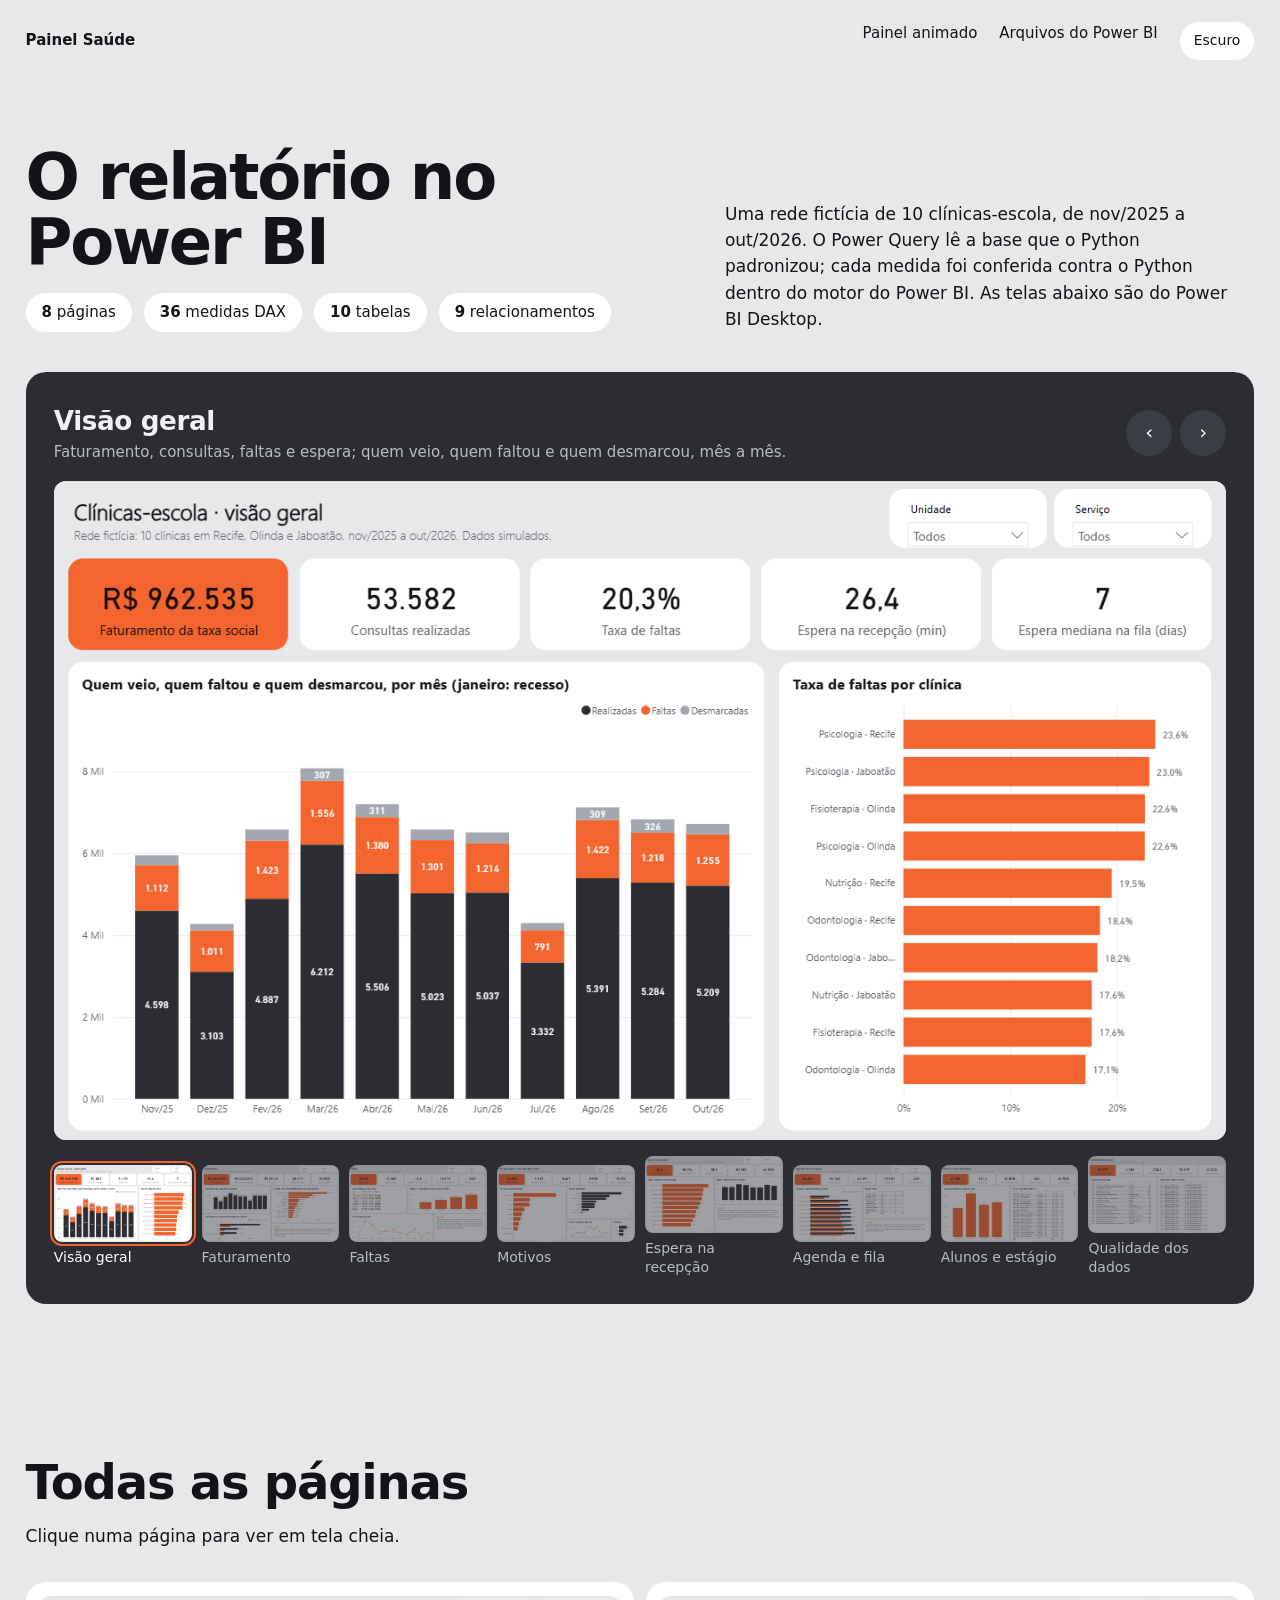
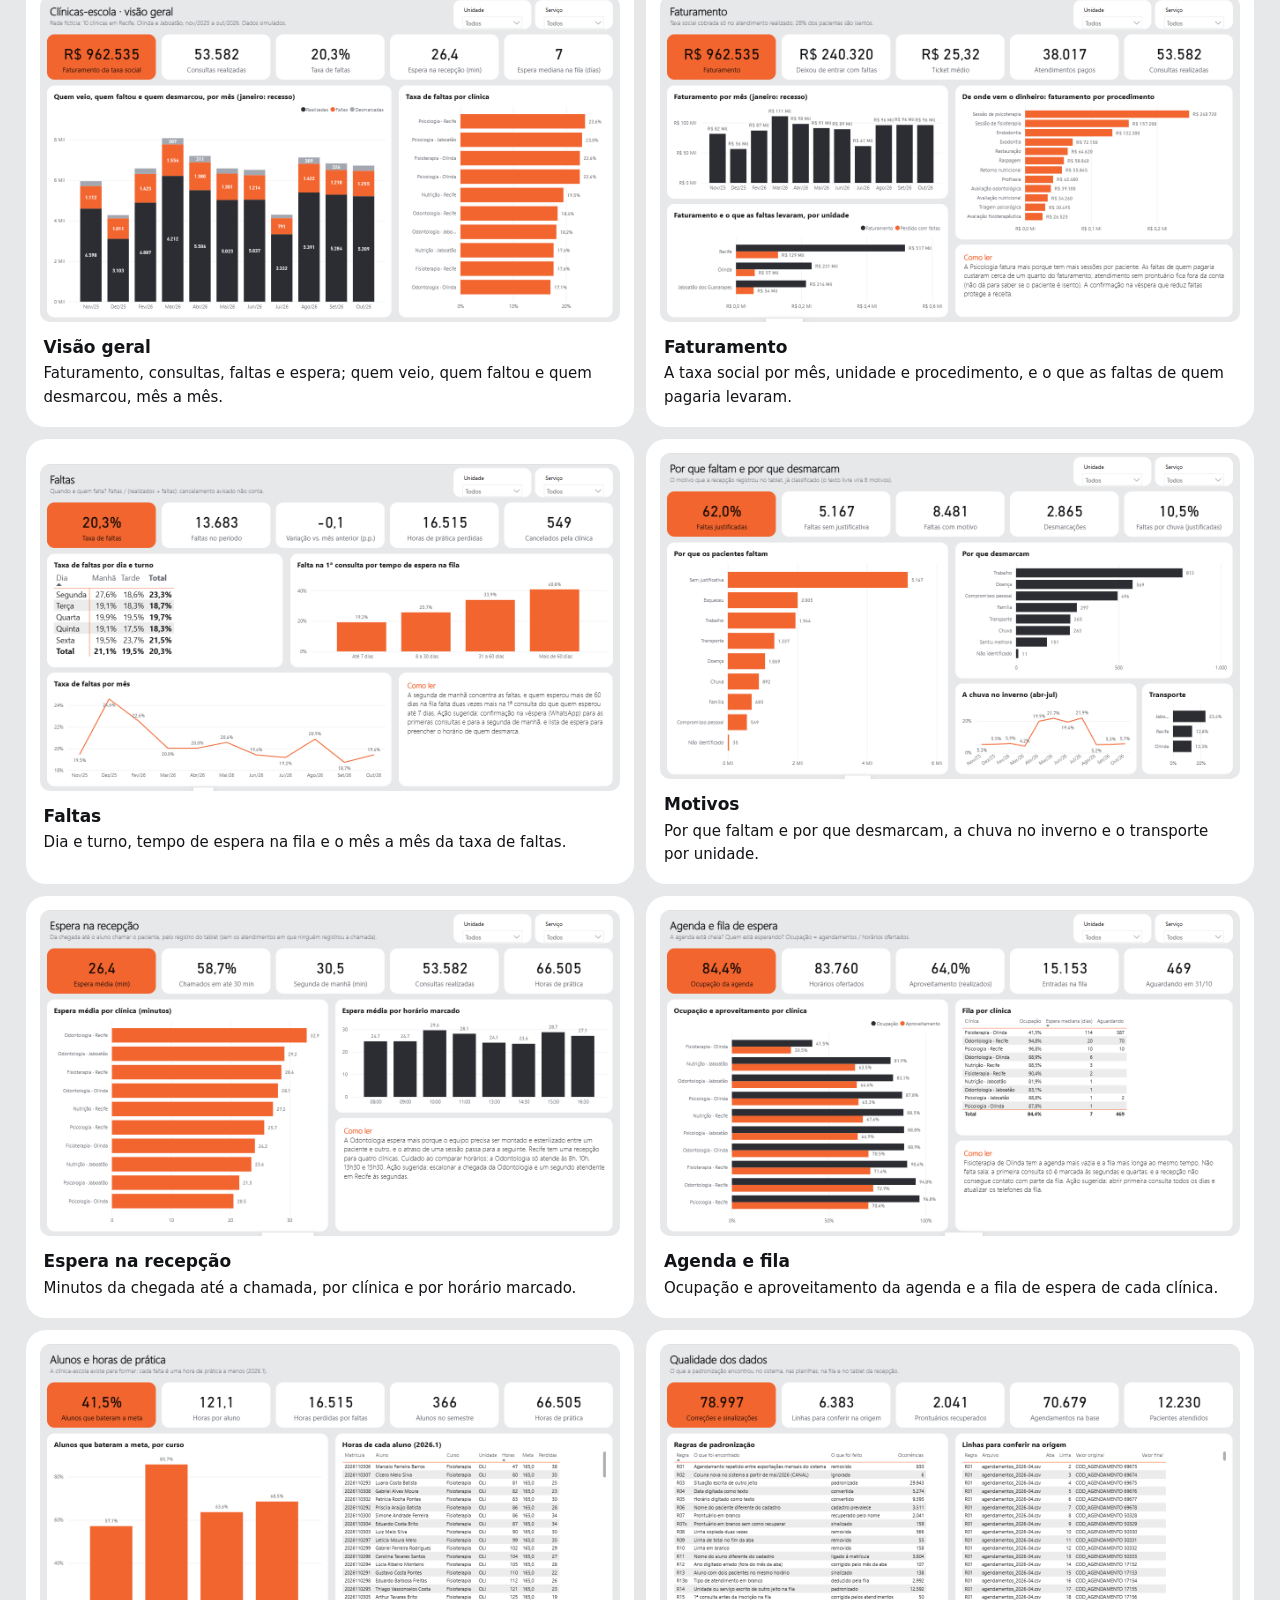
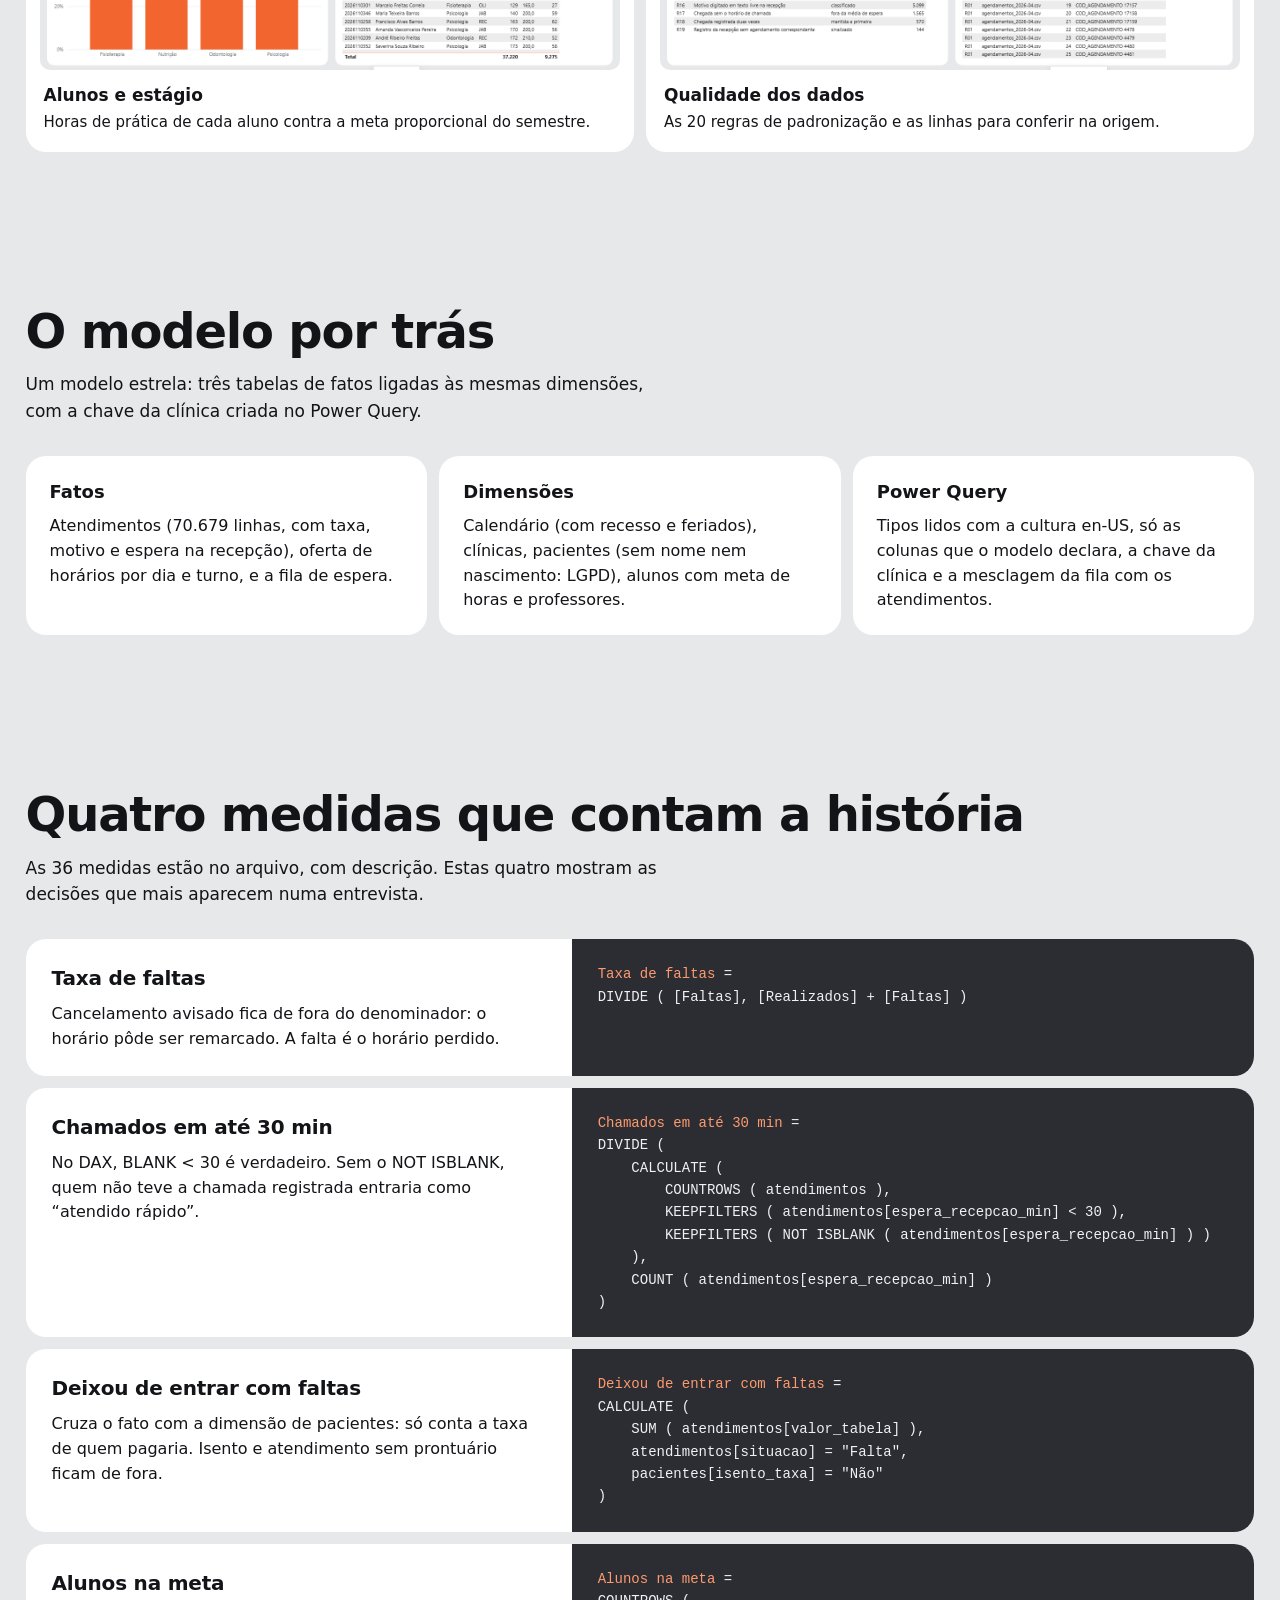
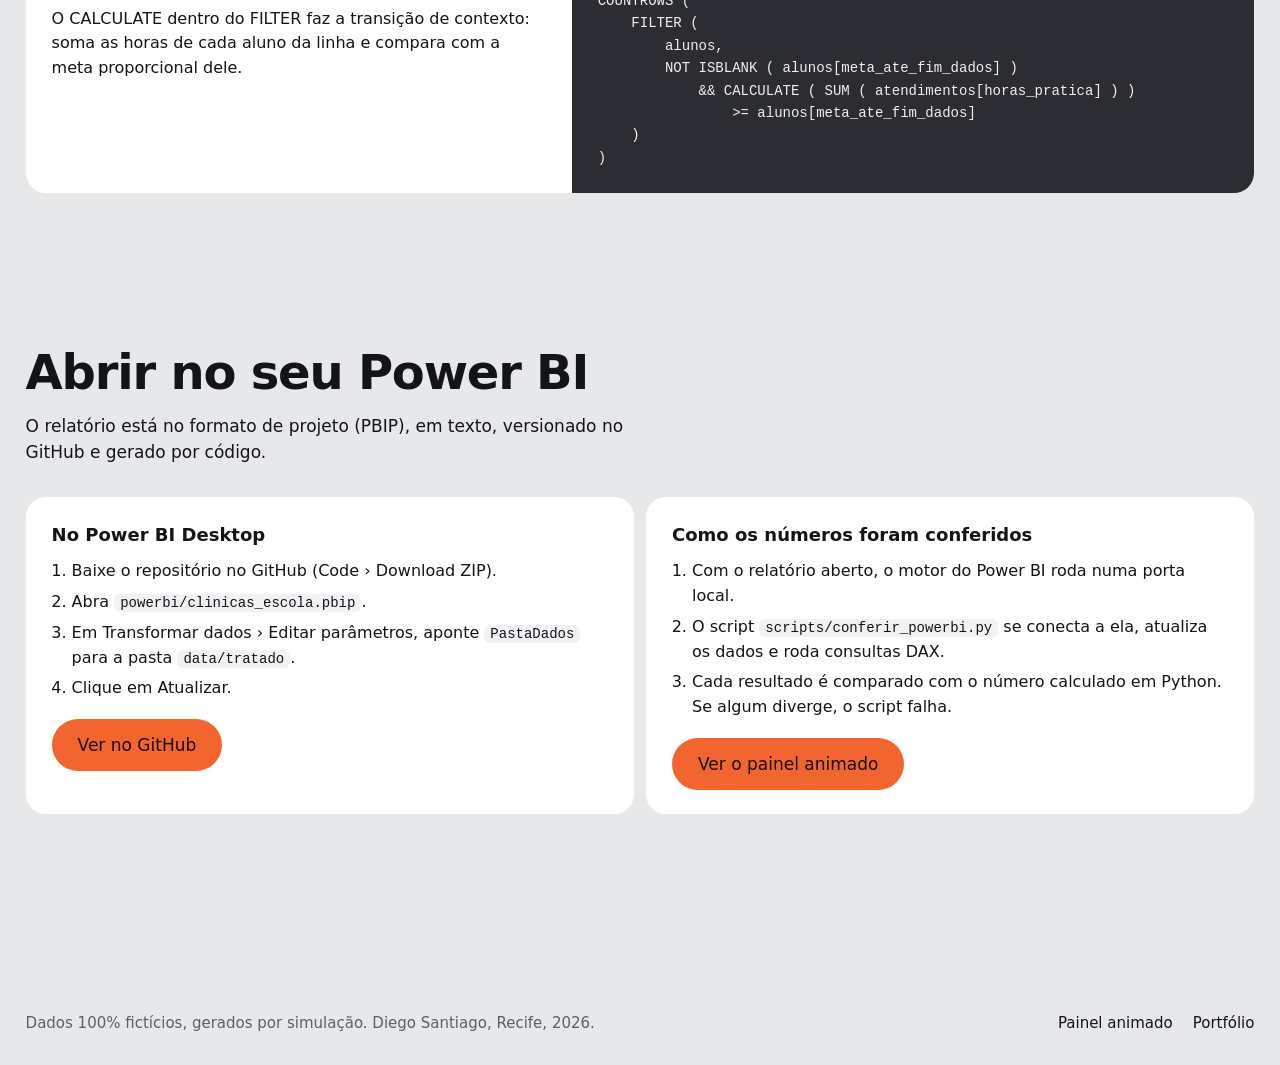
<file: site/powerbi/index.html>
<!doctype html>
<html lang="pt-BR" data-theme="light">
<head>
<meta charset="utf-8">
<meta name="viewport" content="width=device-width, initial-scale=1">
<title>Relatório no Power BI · Painel Saúde</title>
<meta name="description" content="As oito páginas do relatório Power BI do projeto Painel Saúde: modelo estrela, Power Query e 36 medidas DAX conferidas contra o Python.">
<meta property="og:image" content="img/01_visao_geral.png">
<link rel="preconnect" href="https://api.fontshare.com">
<link rel="preconnect" href="https://cdn.fontshare.com" crossorigin>
<link href="https://api.fontshare.com/v2/css?f[]=general-sans@400,500,600&display=swap" rel="stylesheet">
<script>
  document.documentElement.classList.add("js");
  try {
    var t = localStorage.getItem("tema");
    if (!t && matchMedia("(prefers-color-scheme: dark)").matches) t = "dark";
    if (t) document.documentElement.dataset.theme = t;
  } catch (e) {}
</script>
<style>
  :root { --bg: #e7e8ea; --surface: #fff; --painel: #f1f2f4; --linha: #e2e3e6; --ink: #131417; --muted: #5b5f67;
    --accent: #f2652f; --accent-ink: #170b05; --accent-texto: #b2400f; --grafite: #2b2d33; --raio: 20px;
    --fonte: "General Sans", "Segoe UI", system-ui, sans-serif; --ease: cubic-bezier(0.22, 1, 0.36, 1); color-scheme: light; }
  :root[data-theme="dark"] { --bg: #0d0e10; --surface: #17181b; --painel: #202125; --linha: #2a2c31; --ink: #f1f1f3;
    --muted: #a6a9b0; --accent: #f26a35; --accent-texto: #ff9a6e; --grafite: #26282d; color-scheme: dark; }
  *, *::before, *::after { box-sizing: border-box; }
  body { margin: 0; background: var(--bg); color: var(--ink); font: 400 1.0625rem/1.55 var(--fonte); -webkit-font-smoothing: antialiased; }
  h1, h2, h3, p, figure, ol, ul { margin: 0; }
  ul, ol { padding: 0; list-style: none; }
  img { display: block; max-width: 100%; height: auto; }
  a { color: inherit; }
  button { font: inherit; color: inherit; }
  :focus-visible { outline: 2px solid var(--accent); outline-offset: 3px; border-radius: 6px; }
  .envolve { max-width: 1320px; margin: 0 auto; padding: 0 clamp(16px, 2vw, 28px); }
  .barra { display: flex; justify-content: space-between; align-items: center; gap: 16px; padding: 22px 0; font-size: 0.9375rem; }
  .barra nav { display: flex; gap: 22px; flex-wrap: wrap; }
  .barra a { text-decoration: none; }
  .barra a:hover { color: var(--accent-texto); }
  .marca { font-weight: 600; }
  .cab { display: grid; grid-template-columns: 1.2fr 1fr; gap: 24px 64px; align-items: end; padding: 7vh 0 40px; }
  h1 { font-size: clamp(2.5rem, 1.6rem + 3vw, 4.25rem); font-weight: 600; letter-spacing: -0.035em; line-height: 1.02; }
  .cab p { max-width: 48ch; }
  .numeros { display: flex; gap: 12px; flex-wrap: wrap; margin-top: 18px; }
  .numeros li { background: var(--surface); border-radius: 999px; padding: 8px 16px; font-size: 0.9375rem; }
  .numeros strong { font-weight: 600; }
  .visor { background: var(--grafite); border-radius: var(--raio); padding: clamp(14px, 2.2vw, 36px); }
  .visor-topo { display: flex; justify-content: space-between; align-items: center; gap: 12px; color: #f1f1f3; margin-bottom: 16px; }
  .visor-topo h2 { font-size: clamp(1.25rem, 1rem + 0.8vw, 1.75rem); font-weight: 600; letter-spacing: -0.015em; }
  .visor-topo p { font-size: 0.9375rem; color: #b9bcc4; }
  .setas { display: flex; gap: 8px; }
  .setas button { width: 46px; height: 46px; border-radius: 50%; border: 0; background: #3a3d44; color: #fff; cursor: pointer; font-size: 1.25rem;
    transition: transform 200ms var(--ease), background 200ms; }
  .setas button:hover { background: var(--accent); color: var(--accent-ink); transform: scale(1.06); }
  .tela { position: relative; border-radius: 12px; overflow: hidden; cursor: zoom-in; background: #e7e8ea; aspect-ratio: 1316 / 740; }
  .tela img { width: 100%; height: 100%; object-fit: contain; transition: opacity 220ms ease, transform 400ms var(--ease); }
  .tela img.trocando { opacity: 0; transform: scale(0.99); }
  .miniaturas { display: grid; grid-template-columns: repeat(8, minmax(0, 1fr)); gap: 10px; margin-top: 16px; }
  .miniaturas button { border: 0; padding: 0; background: none; cursor: pointer; text-align: left; color: #b9bcc4; font-size: 0.875rem; }
  .miniaturas img { border-radius: 8px; opacity: 0.55; transition: opacity 200ms, transform 250ms var(--ease); outline: 2px solid transparent; outline-offset: 2px; }
  .miniaturas span { display: block; margin-top: 6px; line-height: 1.3; }
  .miniaturas button:hover img { opacity: 0.9; transform: translateY(-2px); }
  .miniaturas button[aria-current="true"] img { opacity: 1; outline-color: var(--accent); }
  .miniaturas button[aria-current="true"] span { color: #fff; }
  .secao { margin-top: clamp(100px, 12vw, 160px); }
  .secao > h2 { font-size: clamp(2rem, 1.4rem + 2vw, 3rem); font-weight: 600; letter-spacing: -0.025em; line-height: 1.08; margin-bottom: 14px; }
  .secao > p { max-width: 60ch; margin-bottom: 32px; }
  .todas { display: grid; grid-template-columns: repeat(2, minmax(0, 1fr)); gap: 12px; }
  .todas button { border: 0; padding: 14px; background: var(--surface); border-radius: var(--raio); cursor: zoom-in; text-align: left;
    transition: transform 300ms var(--ease); }
  .todas button:hover { transform: translateY(-3px); }
  .todas img { border-radius: 10px; }
  .todas strong { display: block; margin: 12px 4px 2px; font-weight: 600; }
  .todas span { display: block; margin: 0 4px 4px; font-size: 0.9375rem; }
  .modelo { display: grid; grid-template-columns: repeat(3, minmax(0, 1fr)); gap: 12px; }
  .modelo div { background: var(--surface); border-radius: var(--raio); padding: 22px 24px; }
  .modelo h3 { font-size: 1.125rem; font-weight: 600; margin-bottom: 8px; }
  .modelo p { font-size: 1rem; }
  .medidas { display: grid; gap: 12px; }
  .medida { display: grid; grid-template-columns: minmax(0, 1fr) minmax(0, 1.25fr); gap: 0; background: var(--surface); border-radius: var(--raio); overflow: hidden; }
  .medida-texto { padding: 24px 26px; }
  .medida-texto h3 { font-size: 1.25rem; font-weight: 600; letter-spacing: -0.01em; margin-bottom: 8px; }
  .medida-texto p { font-size: 1rem; }
  .medida pre { margin: 0; background: var(--grafite); color: #f1f1f3; padding: 24px 26px; overflow-x: auto; font-size: 0.875rem; line-height: 1.6;
    font-family: monospace; }
  .medida pre b { color: #ff9a6e; font-weight: 400; }
  .abrir { display: grid; grid-template-columns: 1fr 1fr; gap: 12px; }
  .abrir div { background: var(--surface); border-radius: var(--raio); padding: 24px 26px; }
  .abrir h3 { font-size: 1.125rem; font-weight: 600; margin-bottom: 10px; }
  .abrir ol { list-style: decimal; padding-left: 20px; display: grid; gap: 6px; font-size: 1rem; }
  .abrir code { font-family: monospace; font-size: 0.875rem; background: var(--painel); border-radius: 6px; padding: 1px 6px; color: var(--ink); }
  .botao { display: inline-flex; align-items: center; min-height: 52px; padding: 0 26px; border-radius: 999px; background: var(--accent); color: var(--accent-ink);
    font-weight: 500; text-decoration: none; margin-top: 18px; transition: transform 250ms var(--ease); }
  .botao:hover { transform: translateY(-2px); }
  .rodape { display: flex; justify-content: space-between; gap: 16px; flex-wrap: wrap; padding: 22vh 0 30px; color: var(--muted); font-size: 0.9375rem; }
  .rodape a { color: var(--ink); text-decoration: none; margin-left: 20px; }
  .tema { border: 0; background: var(--surface); border-radius: 999px; padding: 8px 14px; cursor: pointer; font-size: 0.875rem; }
  :root:not([data-theme="dark"]) [data-claro], :root[data-theme="dark"] [data-escuro] { display: none; }
  dialog { border: 0; padding: 0; background: transparent; max-width: 96vw; max-height: 96vh; }
  dialog::backdrop { background: rgba(10, 10, 12, 0.88); }
  dialog img { max-width: 96vw; max-height: 92vh; border-radius: 10px; }
  dialog button { position: fixed; top: 16px; right: 16px; width: 46px; height: 46px; border-radius: 50%; border: 0; background: #fff; color: #131417; font-size: 1.25rem; cursor: pointer; }
  @media (max-width: 900px) {
    .cab, .abrir, .medida { grid-template-columns: minmax(0, 1fr); }
    .modelo, .todas { grid-template-columns: minmax(0, 1fr); }
    .miniaturas { grid-template-columns: repeat(4, minmax(0, 1fr)); }
    .visor-topo p { display: none; }
  }
  @media (max-width: 560px) { .barra nav a:not(.manter) { display: none; } .miniaturas span { font-size: 0.8125rem; } }
  @media (max-width: 560px) { .medida pre { white-space: pre-wrap; padding: 20px 18px; font-size: 0.8125rem; } }
  .js .revela { opacity: 0; transform: translateY(22px); transition: opacity 700ms var(--ease), transform 700ms var(--ease); }
  .js .revela.visivel { opacity: 1; transform: none; }
  .modelo div, .medida, .abrir div { transition: transform 300ms var(--ease); }
  .modelo div:hover, .medida:hover, .abrir div:hover { transform: translateY(-3px); }
  @media (prefers-reduced-motion: reduce) { * { transition: none !important; } .js .revela { opacity: 1; transform: none; } }
</style>
</head>
<body>
<div class="envolve">
  <header class="barra">
    <a class="marca" href="../dashboard/">Painel Saúde</a>
    <nav aria-label="Projeto">
      <a class="manter" href="../dashboard/">Painel animado</a>
      <a href="https://github.com/DiegoSantiago1/clinicas-escola-indicadores/tree/main/powerbi">Arquivos do Power BI</a>
      <button class="tema" type="button" aria-label="Alternar tema claro ou escuro"><span data-escuro>Escuro</span><span data-claro>Claro</span></button>
    </nav>
  </header>

  <main>
    <section class="cab" aria-labelledby="titulo">
      <div>
        <h1 id="titulo" class="revela">O relatório no Power BI</h1>
        <ul class="revela numeros" aria-label="O relatório em números">
          <li><strong>8</strong> páginas</li><li><strong>36</strong> medidas DAX</li><li><strong>10</strong> tabelas</li><li><strong>9</strong> relacionamentos</li>
        </ul>
      </div>
      <p>Uma rede fictícia de 10 clínicas-escola, de nov/2025 a out/2026. O Power Query lê a base que o Python padronizou; cada medida foi conferida contra o Python dentro do motor do Power BI. As telas abaixo são do Power BI Desktop.</p>
    </section>

    <section class="visor revela" aria-labelledby="pagina-nome">
      <div class="visor-topo">
        <div>
          <h2 id="pagina-nome">Visão geral</h2>
          <p id="pagina-desc">Faturamento, consultas, faltas e espera; quem veio, quem faltou e quem desmarcou, mês a mês.</p>
        </div>
        <div class="setas">
          <button type="button" id="anterior" aria-label="Página anterior">‹</button>
          <button type="button" id="proxima" aria-label="Próxima página">›</button>
        </div>
      </div>
      <button class="tela" type="button" id="tela" aria-label="Ver a página em tela cheia" style="border:0;padding:0;width:100%;display:block">
        <img id="pagina-img" src="img/01_visao_geral.png" alt="Página Visão geral do relatório no Power BI" width="1316" height="740">
      </button>
      <div class="miniaturas" id="miniaturas"></div>
    </section>

    <section class="secao" aria-labelledby="t-todas">
      <h2 id="t-todas" class="revela">Todas as páginas</h2>
      <p class="revela">Clique numa página para ver em tela cheia.</p>
      <div class="todas" id="todas"></div>
    </section>

    <section class="secao" aria-labelledby="t-modelo">
      <h2 id="t-modelo" class="revela">O modelo por trás</h2>
      <p>Um modelo estrela: três tabelas de fatos ligadas às mesmas dimensões, com a chave da clínica criada no Power Query.</p>
      <div class="revela modelo">
        <div><h3>Fatos</h3><p>Atendimentos (70.679 linhas, com taxa, motivo e espera na recepção), oferta de horários por dia e turno, e a fila de espera.</p></div>
        <div><h3>Dimensões</h3><p>Calendário (com recesso e feriados), clínicas, pacientes (sem nome nem nascimento: LGPD), alunos com meta de horas e professores.</p></div>
        <div><h3>Power Query</h3><p>Tipos lidos com a cultura en-US, só as colunas que o modelo declara, a chave da clínica e a mesclagem da fila com os atendimentos.</p></div>
      </div>
    </section>

    <section class="secao" aria-labelledby="t-medidas">
      <h2 id="t-medidas" class="revela">Quatro medidas que contam a história</h2>
      <p>As 36 medidas estão no arquivo, com descrição. Estas quatro mostram as decisões que mais aparecem numa entrevista.</p>
      <div class="medidas">
        <article class="medida revela">
          <div class="medida-texto"><h3>Taxa de faltas</h3><p>Cancelamento avisado fica de fora do denominador: o horário pôde ser remarcado. A falta é o horário perdido.</p></div>
<pre><code><b>Taxa de faltas</b> =
DIVIDE ( [Faltas], [Realizados] + [Faltas] )</code></pre>
        </article>
        <article class="medida revela">
          <div class="medida-texto"><h3>Chamados em até 30 min</h3><p>No DAX, BLANK &lt; 30 é verdadeiro. Sem o NOT ISBLANK, quem não teve a chamada registrada entraria como “atendido rápido”.</p></div>
<pre><code><b>Chamados em até 30 min</b> =
DIVIDE (
    CALCULATE (
        COUNTROWS ( atendimentos ),
        KEEPFILTERS ( atendimentos[espera_recepcao_min] &lt; 30 ),
        KEEPFILTERS ( NOT ISBLANK ( atendimentos[espera_recepcao_min] ) )
    ),
    COUNT ( atendimentos[espera_recepcao_min] )
)</code></pre>
        </article>
        <article class="medida revela">
          <div class="medida-texto"><h3>Deixou de entrar com faltas</h3><p>Cruza o fato com a dimensão de pacientes: só conta a taxa de quem pagaria. Isento e atendimento sem prontuário ficam de fora.</p></div>
<pre><code><b>Deixou de entrar com faltas</b> =
CALCULATE (
    SUM ( atendimentos[valor_tabela] ),
    atendimentos[situacao] = "Falta",
    pacientes[isento_taxa] = "Não"
)</code></pre>
        </article>
        <article class="medida revela">
          <div class="medida-texto"><h3>Alunos na meta</h3><p>O CALCULATE dentro do FILTER faz a transição de contexto: soma as horas de cada aluno da linha e compara com a meta proporcional dele.</p></div>
<pre><code><b>Alunos na meta</b> =
COUNTROWS (
    FILTER (
        alunos,
        NOT ISBLANK ( alunos[meta_ate_fim_dados] )
            &amp;&amp; CALCULATE ( SUM ( atendimentos[horas_pratica] ) )
                &gt;= alunos[meta_ate_fim_dados]
    )
)</code></pre>
        </article>
      </div>
    </section>

    <section class="secao" aria-labelledby="t-abrir">
      <h2 id="t-abrir" class="revela">Abrir no seu Power BI</h2>
      <p>O relatório está no formato de projeto (PBIP), em texto, versionado no GitHub e gerado por código.</p>
      <div class="revela abrir">
        <div>
          <h3>No Power BI Desktop</h3>
          <ol>
            <li>Baixe o repositório no GitHub (Code › Download ZIP).</li>
            <li>Abra <code>powerbi/clinicas_escola.pbip</code>.</li>
            <li>Em Transformar dados › Editar parâmetros, aponte <code>PastaDados</code> para a pasta <code>data/tratado</code>.</li>
            <li>Clique em Atualizar.</li>
          </ol>
          <a class="botao" href="https://github.com/DiegoSantiago1/clinicas-escola-indicadores">Ver no GitHub</a>
        </div>
        <div>
          <h3>Como os números foram conferidos</h3>
          <ol>
            <li>Com o relatório aberto, o motor do Power BI roda numa porta local.</li>
            <li>O script <code>scripts/conferir_powerbi.py</code> se conecta a ela, atualiza os dados e roda consultas DAX.</li>
            <li>Cada resultado é comparado com o número calculado em Python. Se algum diverge, o script falha.</li>
          </ol>
          <a class="botao" href="../dashboard/">Ver o painel animado</a>
        </div>
      </div>
    </section>
  </main>

  <footer class="rodape">
    <p>Dados 100% fictícios, gerados por simulação. Diego Santiago, Recife, 2026.</p>
    <p><a href="../dashboard/">Painel animado</a><a href="https://diegosantiago1.github.io/Portifolio/#projetos">Portfólio</a></p>
  </footer>
</div>

<dialog id="ampliada" aria-label="Página do relatório em tela cheia">
  <img id="ampliada-img" src="img/01_visao_geral.png" alt="">
  <button type="button" id="fechar" aria-label="Fechar">×</button>
</dialog>

<script>
(() => {
  "use strict";
  const PAGINAS = [
    ["01_visao_geral", "Visão geral", "Faturamento, consultas, faltas e espera; quem veio, quem faltou e quem desmarcou, mês a mês."],
    ["02_faturamento", "Faturamento", "A taxa social por mês, unidade e procedimento, e o que as faltas de quem pagaria levaram."],
    ["03_faltas", "Faltas", "Dia e turno, tempo de espera na fila e o mês a mês da taxa de faltas."],
    ["04_motivos", "Motivos", "Por que faltam e por que desmarcam, a chuva no inverno e o transporte por unidade."],
    ["05_recepcao", "Espera na recepção", "Minutos da chegada até a chamada, por clínica e por horário marcado."],
    ["06_agenda_fila", "Agenda e fila", "Ocupação e aproveitamento da agenda e a fila de espera de cada clínica."],
    ["07_alunos", "Alunos e estágio", "Horas de prática de cada aluno contra a meta proporcional do semestre."],
    ["08_qualidade", "Qualidade dos dados", "As 20 regras de padronização e as linhas para conferir na origem."],
  ];
  const reduz = matchMedia("(prefers-reduced-motion: reduce)").matches;
  const mini = document.getElementById("miniaturas");
  const img = document.getElementById("pagina-img");
  let atual = 0;
  mini.innerHTML = PAGINAS.map(([arq, nome], i) =>
    `<button type="button" data-i="${i}" aria-label="Página ${nome}"><img src="img/${arq}.png" alt="" width="1316" height="740"><span>${nome}</span></button>`).join("");
  const botoes = [...mini.querySelectorAll("button")];
  function ir(i) {
    atual = (i + PAGINAS.length) % PAGINAS.length;
    const [arq, nome, desc] = PAGINAS[atual];
    botoes.forEach((b, k) => b.setAttribute("aria-current", String(k === atual)));
    document.getElementById("pagina-nome").textContent = nome;
    document.getElementById("pagina-desc").textContent = desc;
    const trocar = () => { img.src = `img/${arq}.png`; img.alt = `Página ${nome} do relatório no Power BI`; img.classList.remove("trocando"); };
    if (reduz) trocar(); else { img.classList.add("trocando"); setTimeout(trocar, 200); }
  }
  botoes.forEach((b) => b.addEventListener("click", () => ir(Number(b.dataset.i))));
  document.getElementById("anterior").addEventListener("click", () => ir(atual - 1));
  document.getElementById("proxima").addEventListener("click", () => ir(atual + 1));
  addEventListener("keydown", (ev) => {
    if (ev.target.closest("input, textarea")) return;
    if (ev.key === "ArrowRight") ir(atual + 1);
    if (ev.key === "ArrowLeft") ir(atual - 1);
  });
  const dlg = document.getElementById("ampliada");
  function ampliar(src, alt) {
    document.getElementById("ampliada-img").src = src;
    document.getElementById("ampliada-img").alt = alt;
    if (dlg.showModal) dlg.showModal();
  }
  document.getElementById("tela").addEventListener("click", () => ampliar(img.src, img.alt));
  const todas = document.getElementById("todas");
  todas.innerHTML = PAGINAS.map(([arq, nome, desc]) => `<button type="button" class="revela" data-arq="${arq}" data-nome="${nome}">
    <img src="img/${arq}.png" alt="Página ${nome} do relatório no Power BI" width="1316" height="740" loading="lazy">
    <strong>${nome}</strong><span>${desc}</span></button>`).join("");
  todas.querySelectorAll("button").forEach((b) => b.addEventListener("click",
    () => ampliar(`img/${b.dataset.arq}.png`, `Página ${b.dataset.nome} do relatório no Power BI`)));
  document.getElementById("fechar").addEventListener("click", () => dlg.close());
  dlg.addEventListener("click", (ev) => { if (ev.target === dlg) dlg.close(); });
  document.querySelector(".tema").addEventListener("click", () => {
    const r = document.documentElement;
    r.dataset.theme = r.dataset.theme === "dark" ? "light" : "dark";
    try { localStorage.setItem("tema", r.dataset.theme); } catch (e) { /* sem armazenamento */ }
  });
  ir(0);
  const obs = "IntersectionObserver" in window ? new IntersectionObserver((itens) => {
    for (const it of itens) if (it.isIntersecting) { it.target.classList.add("visivel"); obs.unobserve(it.target); }
  }, { threshold: 0 }) : null;
  document.querySelectorAll(".revela").forEach((el, i) => {
    el.style.transitionDelay = `${Math.min(i % 4, 3) * 80}ms`;
    if (obs) obs.observe(el); else el.classList.add("visivel");
  });
})();
</script>
</body>
</html>
</file>
